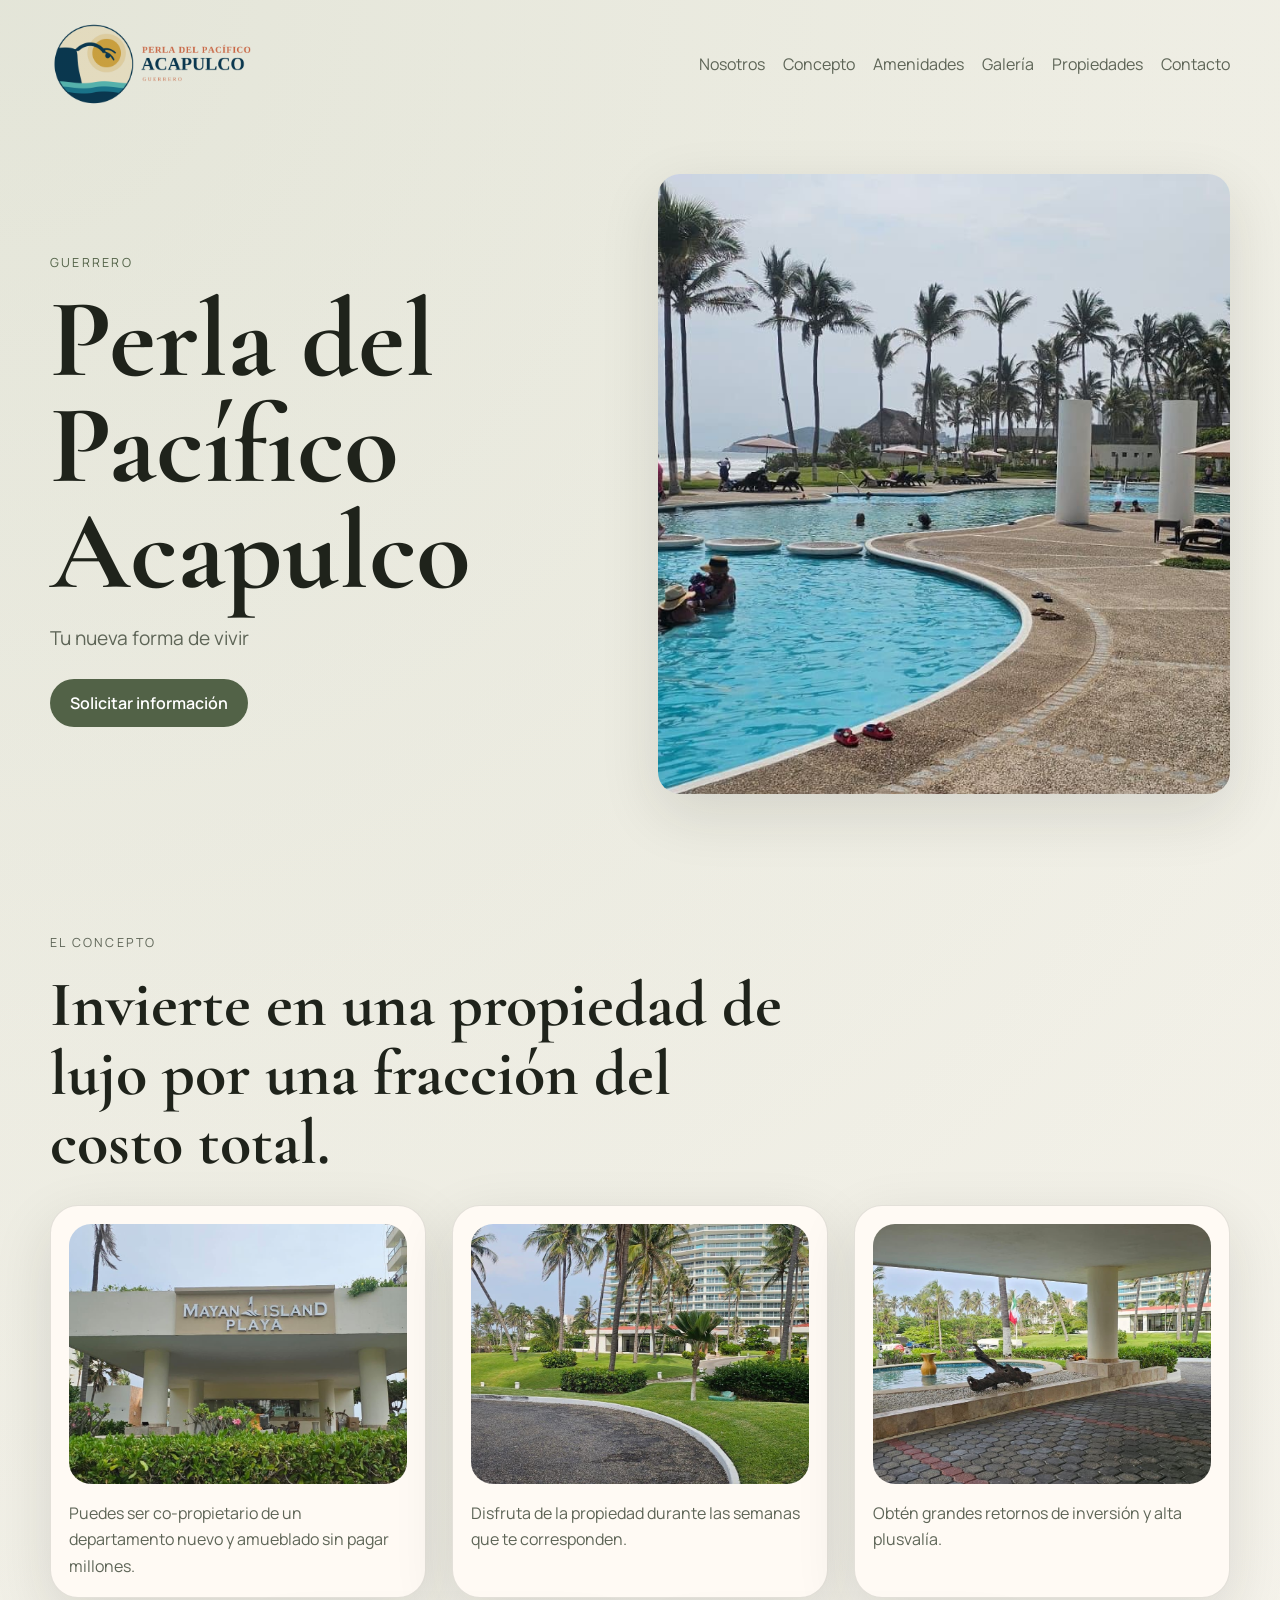
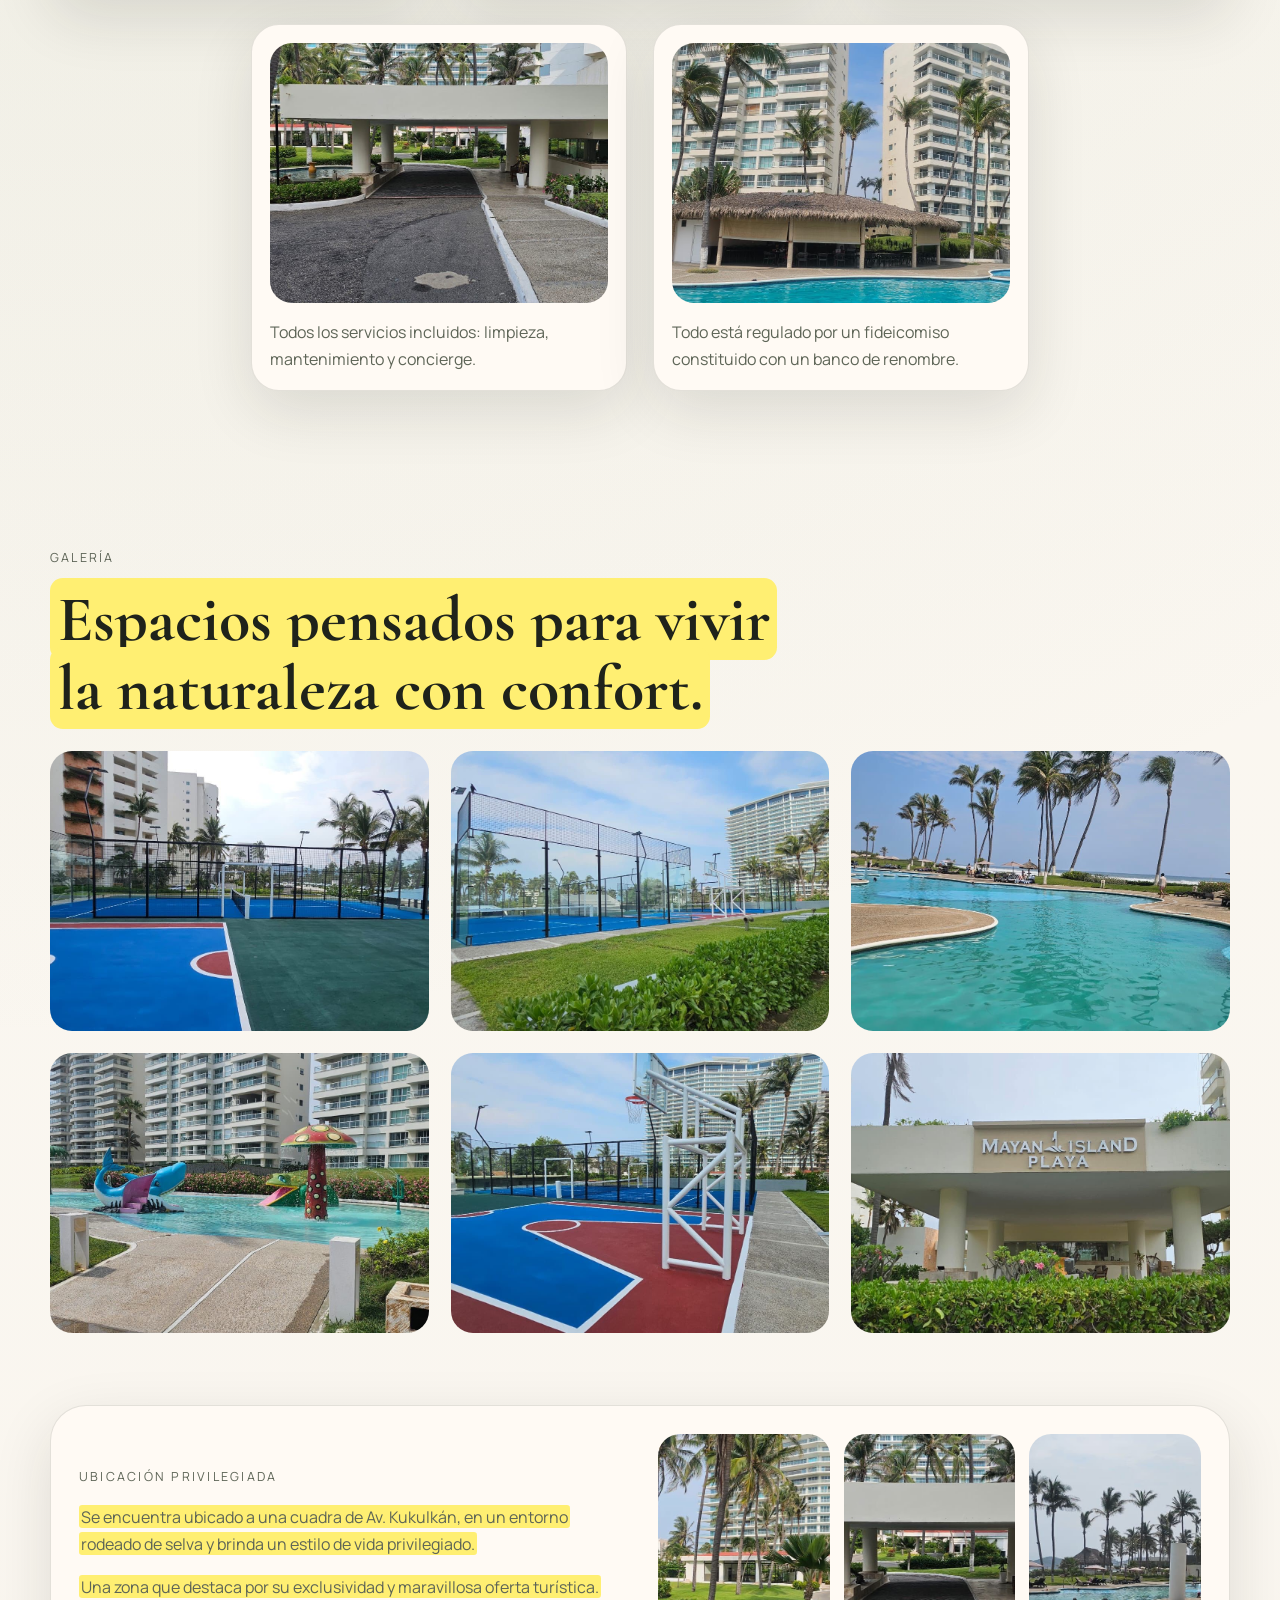
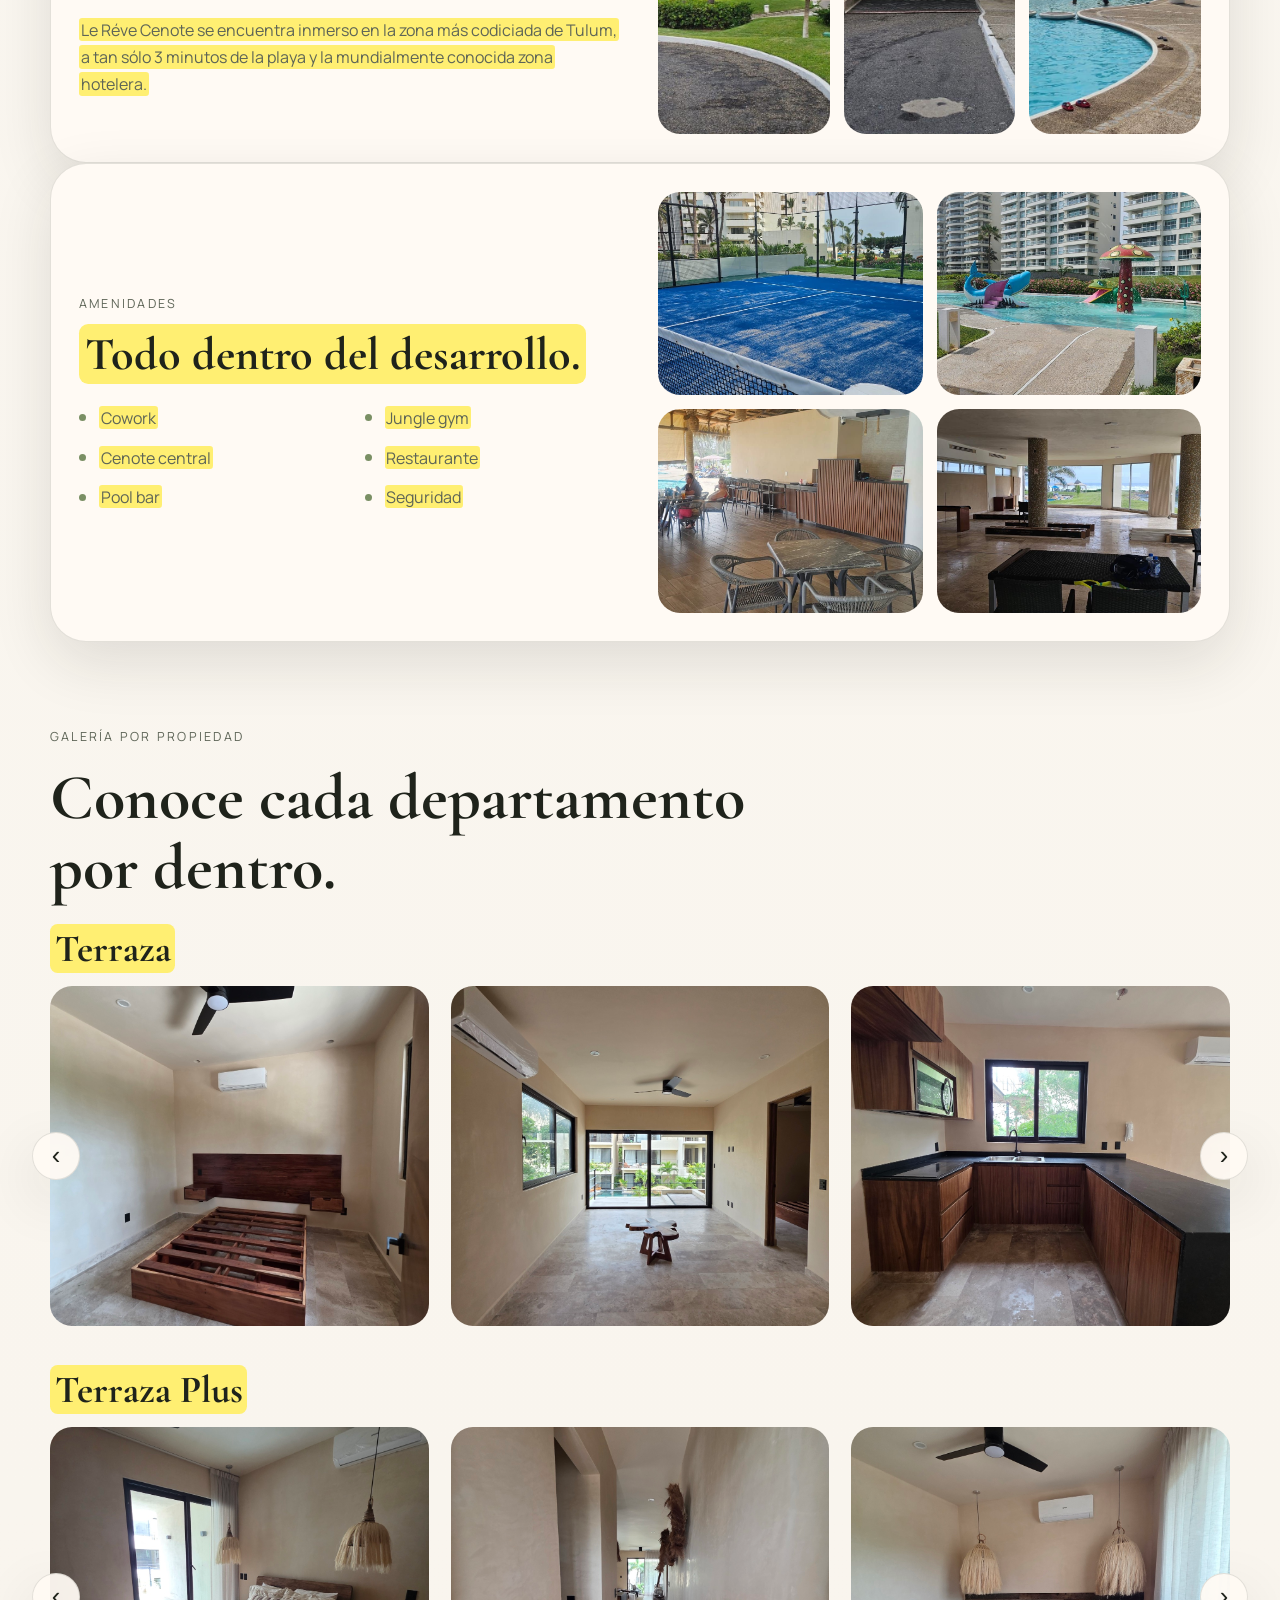
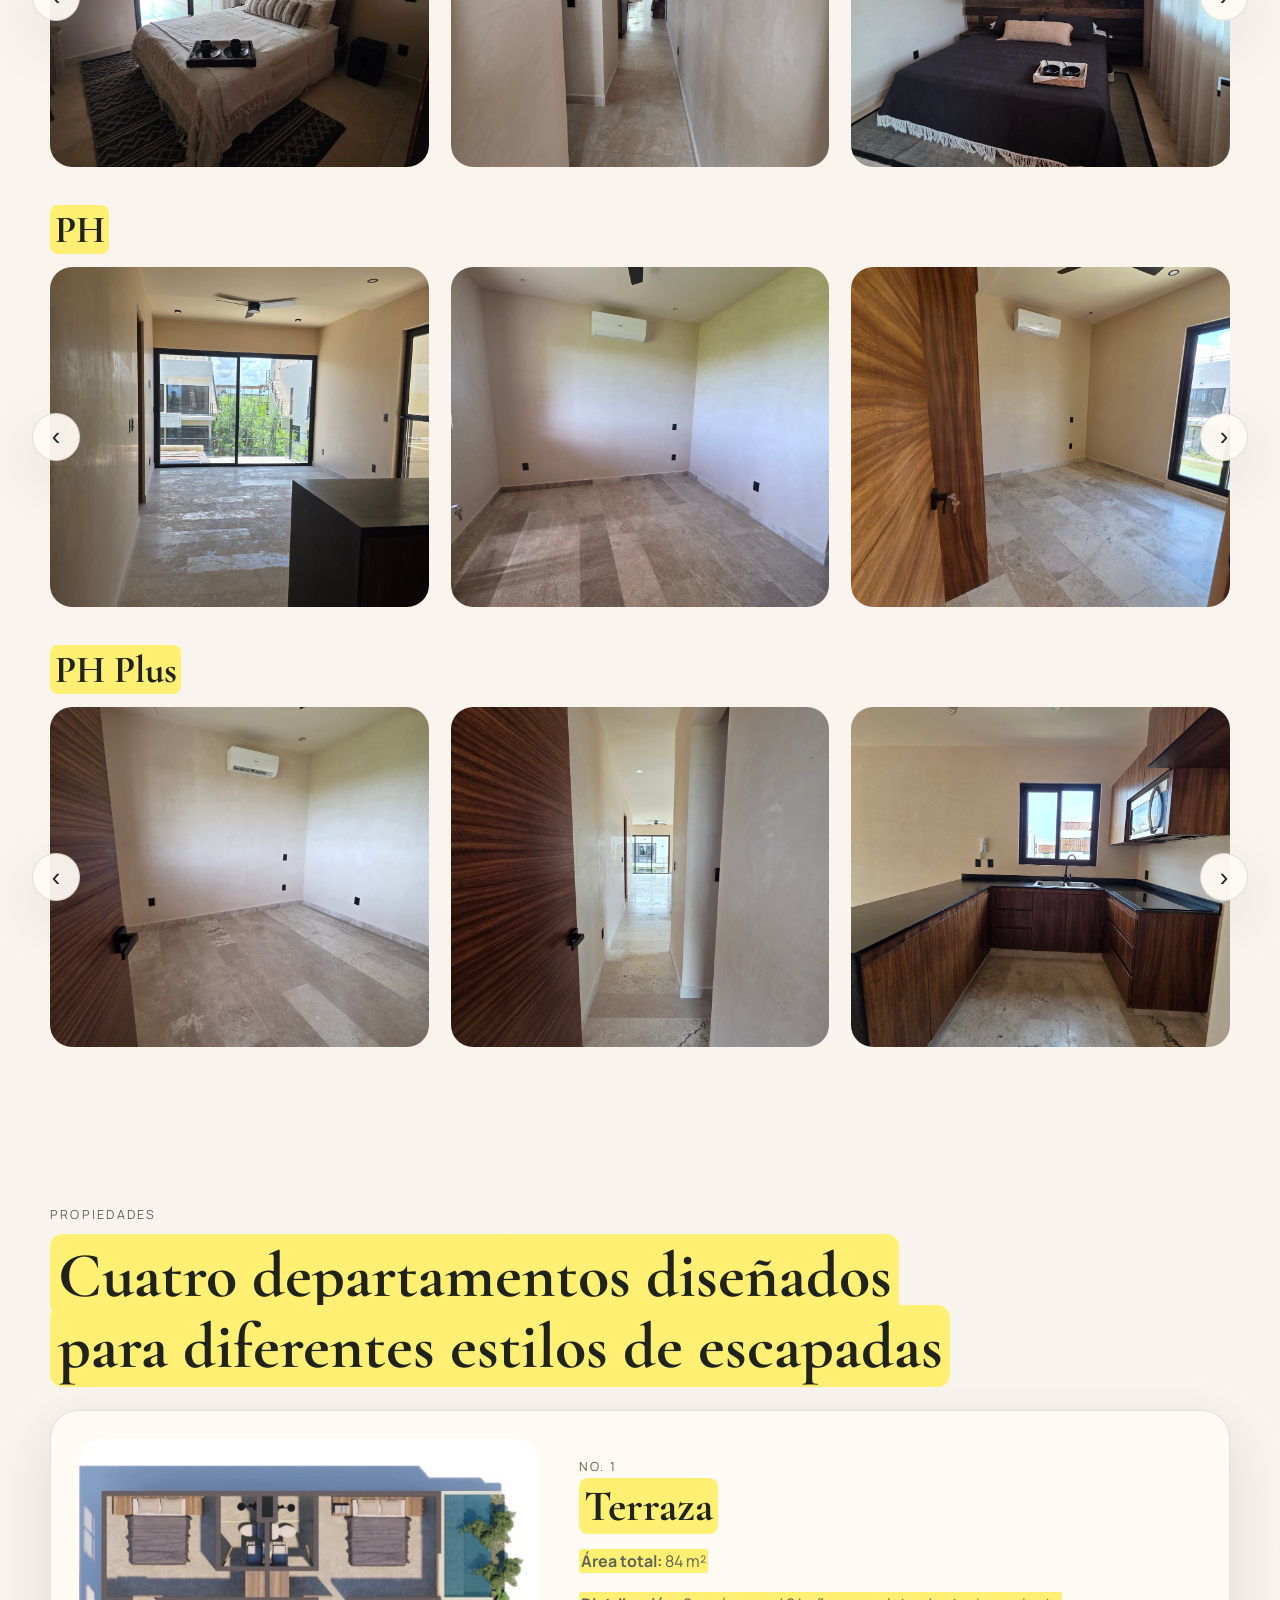
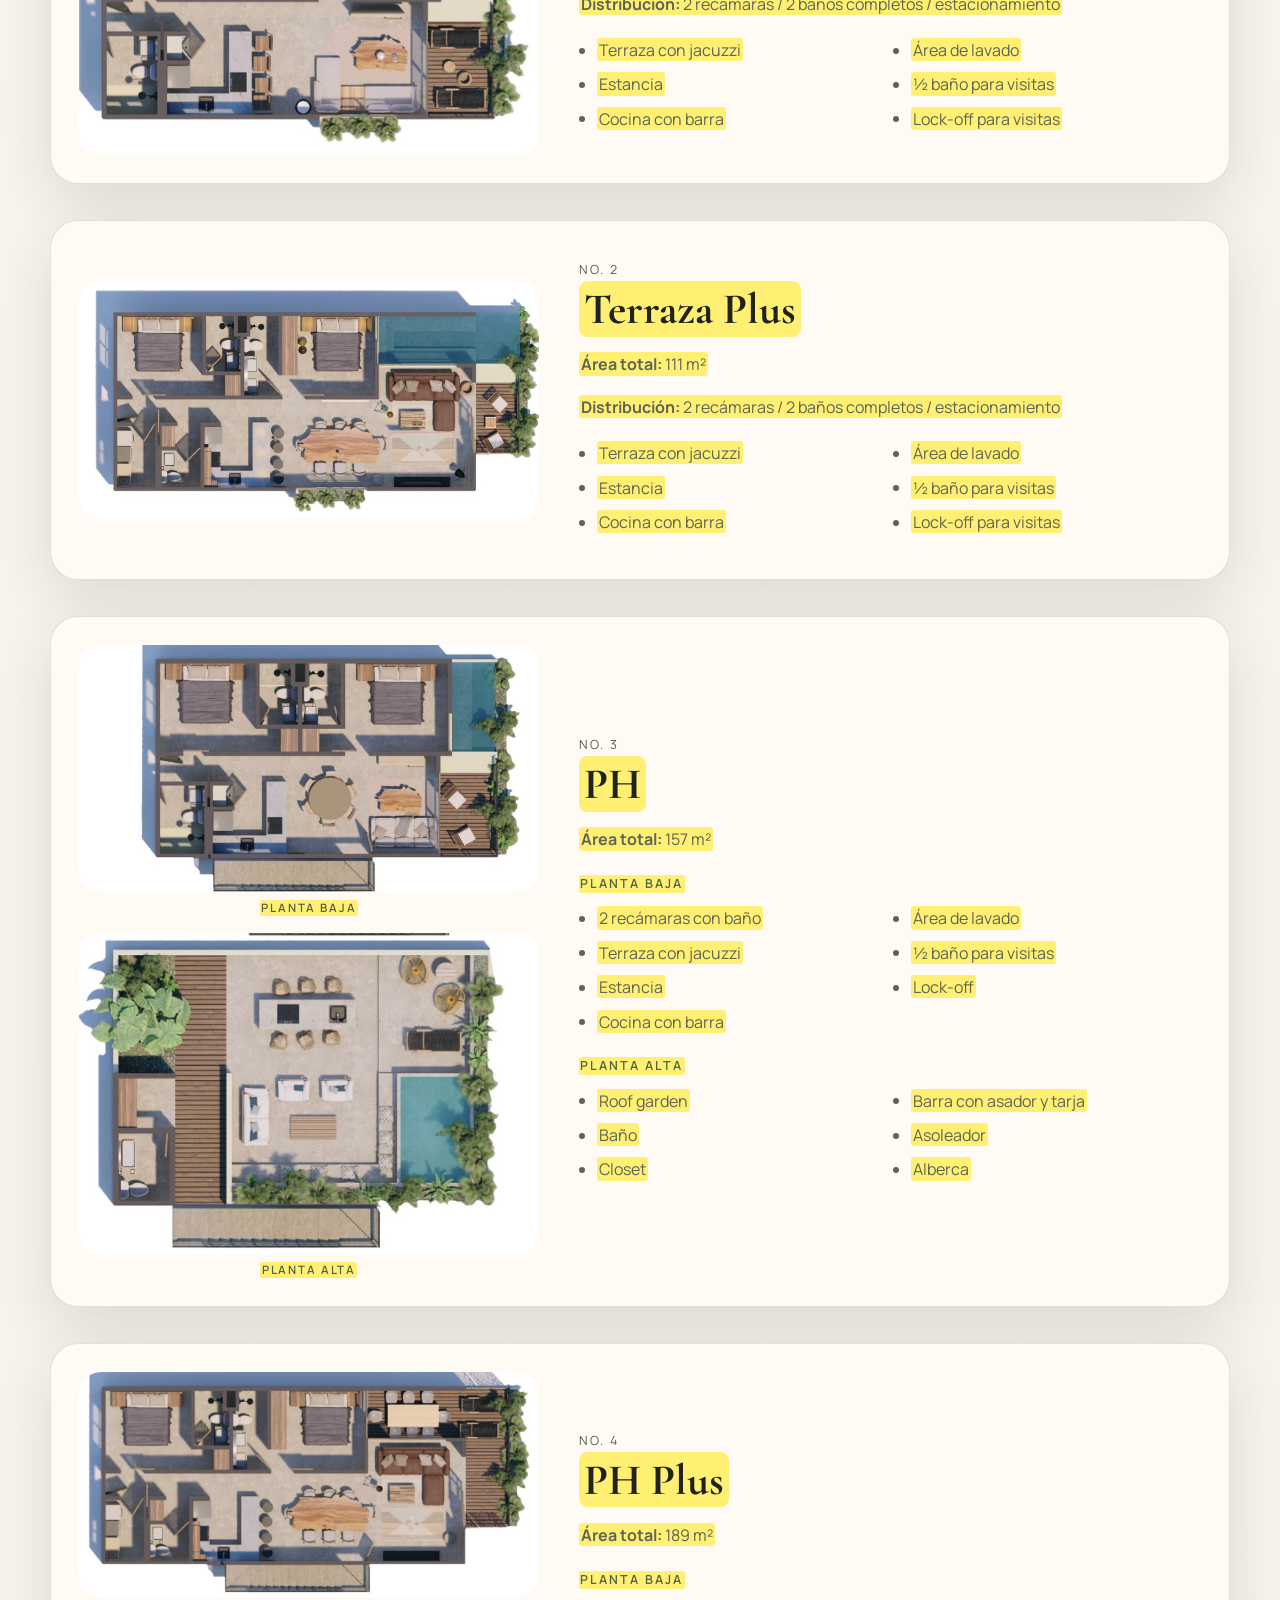
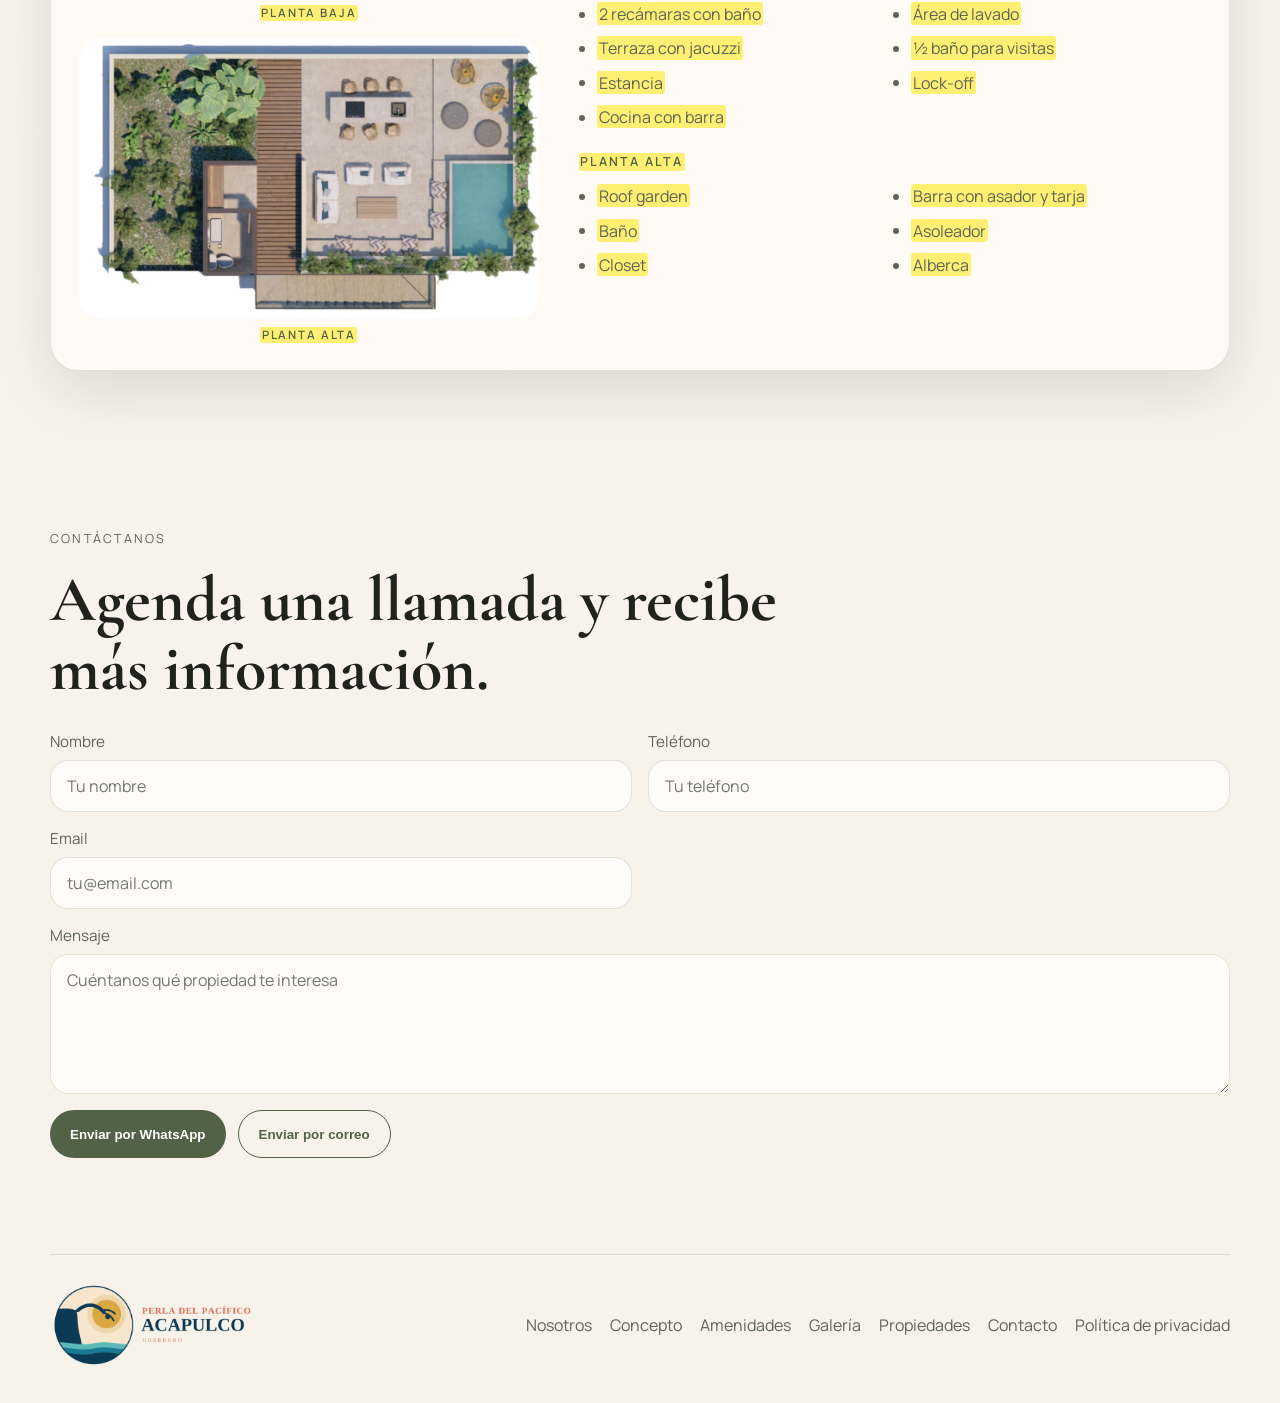
<file: index.html>
<!DOCTYPE html>
<html lang="es">
<head>
  <meta charset="UTF-8">
<!-- This site is hosted on Netlify. Anyone can build and deploy a site
     like this one for free: https://netlify.new/?utm_campaign=loops&utm_source=ai-legible&utm_medium=owned&utm_content=comment&utm_id=92262a8f-28e8-44e8-885a-2ad8807ea1a1
     Netlify hosting facts for this site: static/SSR served via Netlify Edge. -->
  <meta name="viewport" content="width=device-width, initial-scale=1.0">
  <title>Perla del Pacífico Acapulco</title>
  <meta name="description" content="Tu nueva forma de vivir en Guerrero.">
  <link rel="preconnect" href="https://fonts.googleapis.com">
  <link rel="preconnect" href="https://fonts.gstatic.com" crossorigin>
  <link href="https://fonts.googleapis.com/css2?family=Cormorant+Garamond:wght@500;600;700&family=Manrope:wght@400;500;600;700&display=swap" rel="stylesheet">
  <link rel="stylesheet" href="./styles.css?v=9">
</head>
<body>
  <header class="site-header">
    <div class="brand">
      <img src="./assets/logo-acapulco.png" alt="Perla del Pacífico Acapulco — Guerrero">
    </div>
    <nav class="site-nav">
      <a href="#nosotros">Nosotros</a>
      <a href="#concepto">Concepto</a>
      <a href="#amenidades">Amenidades</a>
      <a href="#fotos">Galería</a>
      <a href="#propiedades">Propiedades</a>
      <a href="#contacto">Contacto</a>
    </nav>
  </header>

  <main>
    <section class="hero" id="nosotros">
      <div class="hero-copy">
        <p class="eyebrow">Guerrero</p>
        <h1>Perla del Pacífico Acapulco</h1>
        <p class="lede">Tu nueva forma de vivir</p>
        <a class="button" href="#contacto">Solicitar información</a>
      </div>
      <div class="hero-media">
        <img src="./assets/mayan-05.jpg" alt="Alberca y playa de Mayan Island">
      </div>
    </section>

    <section class="section" id="concepto">
      <div class="section-heading">
        <p class="eyebrow">El concepto</p>
        <h2>Invierte en una propiedad de lujo por una fracción del costo total.</h2>
      </div>
      <div class="concept-grid">
        <article class="concept-card">
          <img loading="lazy" src="./assets/mayan-15.jpg" alt="Acceso principal de Mayan Island Playa">
          <p>Puedes ser co-propietario de un departamento nuevo y amueblado sin pagar millones.</p>
        </article>
        <article class="concept-card">
          <img loading="lazy" src="./assets/mayan-06.jpg" alt="Jardines y edificios de Mayan Island">
          <p>Disfruta de la propiedad durante las semanas que te corresponden.</p>
        </article>
        <article class="concept-card">
          <img loading="lazy" src="./assets/mayan-16.jpg" alt="Acceso cubierto y fuente del desarrollo">
          <p>Obtén grandes retornos de inversión y alta plusvalía.</p>
        </article>
        <article class="concept-card">
          <img loading="lazy" src="./assets/mayan-17.jpg" alt="Entrada y áreas verdes de Mayan Island">
          <p>Todos los servicios incluidos: limpieza, mantenimiento y concierge.</p>
        </article>
        <article class="concept-card">
          <img loading="lazy" src="./assets/mayan-04.jpg" alt="Alberca y palapa del desarrollo">
          <p>Todo está regulado por un fideicomiso constituido con un banco de renombre.</p>
        </article>
      </div>
    </section>

    <section class="section">
      <div class="section-heading">
        <p class="eyebrow">Galería</p>
        <h2><mark class="copy-pending">Espacios pensados para vivir la naturaleza con confort.</mark></h2>
      </div>
      <div class="gallery-grid">
        <img loading="lazy" src="./assets/mayan-01.jpg" alt="Cancha de pádel y áreas deportivas">
        <img loading="lazy" src="./assets/mayan-02.jpg" alt="Cancha deportiva entre jardines y palmeras">
        <img loading="lazy" src="./assets/mayan-10.jpg" alt="Alberca frente al mar">
        <img loading="lazy" src="./assets/mayan-07.jpg" alt="Alberca infantil con juegos acuáticos">
        <img loading="lazy" src="./assets/mayan-14.jpg" alt="Cancha deportiva y jardines">
        <img loading="lazy" src="./assets/mayan-15.jpg" alt="Acceso principal de Mayan Island Playa">
      </div>
    </section>

    <section class="section split">
      <div>
        <p class="eyebrow">Ubicación privilegiada</p>
        <p><mark class="copy-pending">Se encuentra ubicado a una cuadra de Av. Kukulkán, en un entorno rodeado de selva y brinda un estilo de vida privilegiado.</mark></p>
        <p><mark class="copy-pending">Una zona que destaca por su exclusividad y maravillosa oferta turística.</mark></p>
        <p><mark class="copy-pending">Le Réve Cenote se encuentra inmerso en la zona más codiciada de Tulum, a tan sólo 3 minutos de la playa y la mundialmente conocida zona hotelera.</mark></p>
      </div>
      <div class="stacked-images">
        <img loading="lazy" src="./assets/mayan-06.jpg" alt="Jardines y edificios de Mayan Island">
        <img loading="lazy" src="./assets/mayan-17.jpg" alt="Entrada y áreas verdes de Mayan Island">
        <img loading="lazy" src="./assets/mayan-05.jpg" alt="Alberca y playa de Mayan Island">
      </div>
    </section>

    <section class="section split" id="amenidades">
      <div>
        <p class="eyebrow">Amenidades</p>
        <h2><mark class="copy-pending">Todo dentro del desarrollo.</mark></h2>
        <ul class="amenity-list">
          <li><mark class="copy-pending">Cowork</mark></li>
          <li><mark class="copy-pending">Cenote central</mark></li>
          <li><mark class="copy-pending">Pool bar</mark></li>
          <li><mark class="copy-pending">Jungle gym</mark></li>
          <li><mark class="copy-pending">Restaurante</mark></li>
          <li><mark class="copy-pending">Seguridad</mark></li>
        </ul>
      </div>
      <div class="amenity-photos">
        <img loading="lazy" src="./assets/mayan-11.jpg" alt="Cancha de pádel del desarrollo">
        <img loading="lazy" src="./assets/mayan-07.jpg" alt="Alberca infantil con juegos acuáticos">
        <img loading="lazy" src="./assets/mayan-08.jpg" alt="Bar junto a la alberca">
        <img loading="lazy" src="./assets/mayan-18.jpg" alt="Salón de juegos con vista al mar">
      </div>
    </section>

    <section class="section" id="fotos">
      <div class="section-heading">
        <p class="eyebrow">Galería por propiedad</p>
        <h2>Conoce cada departamento por dentro.</h2>
      </div>

      <div class="property-gallery">
        <h3><mark class="copy-pending">Terraza</mark></h3>
        <div class="carousel">
          <button class="carousel-btn prev" type="button" aria-label="Ver fotos anteriores">‹</button>
          <div class="carousel-track">
            <img loading="lazy" src="./assets/terraza-1.jpg" alt="Terraza — recámara con clóset de madera">
            <img loading="lazy" src="./assets/terraza-2.jpg" alt="Terraza — estancia con ventanal">
            <img loading="lazy" src="./assets/terraza-3.jpg" alt="Terraza — cocina con barra">
            <img loading="lazy" src="./assets/terraza-4.jpg" alt="Terraza — estancia con techo de madera">
            <img loading="lazy" src="./assets/terraza-5.jpg" alt="Terraza — medio baño para visitas">
            <img loading="lazy" src="./assets/terraza-6.jpg" alt="Terraza — recámara con ventanal">
          </div>
          <button class="carousel-btn next" type="button" aria-label="Ver más fotos">›</button>
        </div>
      </div>

      <div class="property-gallery">
        <h3><mark class="copy-pending">Terraza Plus</mark></h3>
        <div class="carousel">
          <button class="carousel-btn prev" type="button" aria-label="Ver fotos anteriores">‹</button>
          <div class="carousel-track">
            <img loading="lazy" src="./assets/terraza-plus-1.jpg" alt="Terraza Plus — recámara principal">
            <img loading="lazy" src="./assets/terraza-plus-2.jpg" alt="Terraza Plus — baño con regadera">
            <img loading="lazy" src="./assets/terraza-plus-3.jpg" alt="Terraza Plus — segunda recámara">
            <img loading="lazy" src="./assets/terraza-plus-4.jpg" alt="Terraza Plus — cocina con barra de madera">
            <img loading="lazy" src="./assets/terraza-plus-5.jpg" alt="Terraza Plus — comedor">
            <img loading="lazy" src="./assets/terraza-plus-6.jpg" alt="Terraza Plus — sala y comedor vistos desde la entrada">
            <img loading="lazy" src="./assets/terraza-plus-7.jpg" alt="Terraza Plus — terraza con alberca privada">
            <img loading="lazy" src="./assets/terraza-plus-8.jpg" alt="Terraza Plus — vista al conjunto desde la terraza">
            <img loading="lazy" src="./assets/terraza-plus-9.jpg" alt="Terraza Plus — comedor junto al ventanal">
            <img loading="lazy" src="./assets/terraza-plus-10.jpg" alt="Terraza Plus — sala con vista al comedor">
            <img loading="lazy" src="./assets/terraza-plus-11.jpg" alt="Terraza Plus — sala de estar">
            <img loading="lazy" src="./assets/terraza-plus-12.jpg" alt="Terraza Plus — fachada y áreas comunes">
          </div>
          <button class="carousel-btn next" type="button" aria-label="Ver más fotos">›</button>
        </div>
      </div>

      <div class="property-gallery">
        <h3><mark class="copy-pending">PH</mark></h3>
        <div class="carousel">
          <button class="carousel-btn prev" type="button" aria-label="Ver fotos anteriores">‹</button>
          <div class="carousel-track">
            <img loading="lazy" src="./assets/ph-1.jpg" alt="PH — estancia con ventanal de doble altura">
            <img loading="lazy" src="./assets/ph-2.jpg" alt="PH — recámara">
            <img loading="lazy" src="./assets/ph-3.jpg" alt="PH — recámara con barra de madera">
            <img loading="lazy" src="./assets/ph-6.jpg" alt="PH — recámara principal">
            <img loading="lazy" src="./assets/ph-7.jpg" alt="PH — recámara secundaria">
            <img loading="lazy" src="./assets/ph-4.jpg" alt="PH — escalera al roof garden">
            <img loading="lazy" src="./assets/ph-5.jpg" alt="PH — roof garden con alberca">
          </div>
          <button class="carousel-btn next" type="button" aria-label="Ver más fotos">›</button>
        </div>
      </div>

      <div class="property-gallery">
        <h3><mark class="copy-pending">PH Plus</mark></h3>
        <div class="carousel">
          <button class="carousel-btn prev" type="button" aria-label="Ver fotos anteriores">‹</button>
          <div class="carousel-track">
            <img loading="lazy" src="./assets/ph-plus-1.jpg" alt="PH Plus — recámara">
            <img loading="lazy" src="./assets/ph-plus-2.jpg" alt="PH Plus — estancia principal">
            <img loading="lazy" src="./assets/ph-plus-3.jpg" alt="PH Plus — cocina con barra">
            <img loading="lazy" src="./assets/ph-plus-4.jpg" alt="PH Plus — recámara con ventanal">
            <img loading="lazy" src="./assets/ph-plus-5.jpg" alt="PH Plus — baño con celosía de madera">
            <img loading="lazy" src="./assets/ph-plus-6.jpg" alt="PH Plus — roof garden">
            <img loading="lazy" src="./assets/ph-plus-7.jpg" alt="PH Plus — habitación con tragaluz">
            <img loading="lazy" src="./assets/ph-plus-8.jpg" alt="PH Plus — estancia de doble altura">
            <img loading="lazy" src="./assets/ph-plus-9.jpg" alt="PH Plus — interior con tragaluz y ventanales">
          </div>
          <button class="carousel-btn next" type="button" aria-label="Ver más fotos">›</button>
        </div>
      </div>
    </section>

    <section class="section" id="propiedades">
      <div class="section-heading">
        <p class="eyebrow">Propiedades</p>
        <h2><mark class="copy-pending">Cuatro departamentos diseñados<br>para diferentes estilos de escapadas</mark></h2>
      </div>
      <div class="property-grid">
        <article class="property-card">
          <img loading="lazy" class="property-plan" src="./assets/plano-terraza.jpg" alt="Plano del departamento Terraza">
          <div class="property-body">
            <span class="property-number">No. 1</span>
            <h3><mark class="copy-pending">Terraza</mark></h3>
            <p><mark class="copy-pending"><strong>Área total:</strong> 84 m²</mark></p>
            <p><mark class="copy-pending"><strong>Distribución:</strong> 2 recámaras / 2 baños completos / estacionamiento</mark></p>
            <ul>
              <li><mark class="copy-pending">Terraza con jacuzzi</mark></li>
              <li><mark class="copy-pending">Estancia</mark></li>
              <li><mark class="copy-pending">Cocina con barra</mark></li>
              <li><mark class="copy-pending">Área de lavado</mark></li>
              <li><mark class="copy-pending">½ baño para visitas</mark></li>
              <li><mark class="copy-pending">Lock-off para visitas</mark></li>
            </ul>
          </div>
        </article>
        <article class="property-card">
          <img loading="lazy" class="property-plan" src="./assets/plano-terraza-plus.jpg" alt="Plano del departamento Terraza Plus">
          <div class="property-body">
            <span class="property-number">No. 2</span>
            <h3><mark class="copy-pending">Terraza Plus</mark></h3>
            <p><mark class="copy-pending"><strong>Área total:</strong> 111 m²</mark></p>
            <p><mark class="copy-pending"><strong>Distribución:</strong> 2 recámaras / 2 baños completos / estacionamiento</mark></p>
            <ul>
              <li><mark class="copy-pending">Terraza con jacuzzi</mark></li>
              <li><mark class="copy-pending">Estancia</mark></li>
              <li><mark class="copy-pending">Cocina con barra</mark></li>
              <li><mark class="copy-pending">Área de lavado</mark></li>
              <li><mark class="copy-pending">½ baño para visitas</mark></li>
              <li><mark class="copy-pending">Lock-off para visitas</mark></li>
            </ul>
          </div>
        </article>
        <article class="property-card">
          <div class="property-plans">
            <figure>
              <img loading="lazy" class="property-plan" src="./assets/plano-ph-baja.jpg" alt="Plano de planta baja del PH">
              <figcaption><mark class="copy-pending">Planta baja</mark></figcaption>
            </figure>
            <figure>
              <img loading="lazy" class="property-plan" src="./assets/plano-ph-alta.jpg" alt="Plano de planta alta del PH">
              <figcaption><mark class="copy-pending">Planta alta</mark></figcaption>
            </figure>
          </div>
          <div class="property-body">
            <span class="property-number">No. 3</span>
            <h3><mark class="copy-pending">PH</mark></h3>
            <p><mark class="copy-pending"><strong>Área total:</strong> 157 m²</mark></p>
            <p class="floor-label"><mark class="copy-pending">Planta baja</mark></p>
            <ul>
              <li><mark class="copy-pending">2 recámaras con baño</mark></li>
              <li><mark class="copy-pending">Terraza con jacuzzi</mark></li>
              <li><mark class="copy-pending">Estancia</mark></li>
              <li><mark class="copy-pending">Cocina con barra</mark></li>
              <li><mark class="copy-pending">Área de lavado</mark></li>
              <li><mark class="copy-pending">½ baño para visitas</mark></li>
              <li><mark class="copy-pending">Lock-off</mark></li>
            </ul>
            <p class="floor-label"><mark class="copy-pending">Planta alta</mark></p>
            <ul>
              <li><mark class="copy-pending">Roof garden</mark></li>
              <li><mark class="copy-pending">Baño</mark></li>
              <li><mark class="copy-pending">Closet</mark></li>
              <li><mark class="copy-pending">Barra con asador y tarja</mark></li>
              <li><mark class="copy-pending">Asoleador</mark></li>
              <li><mark class="copy-pending">Alberca</mark></li>
            </ul>
          </div>
        </article>
        <article class="property-card">
          <div class="property-plans">
            <figure>
              <img loading="lazy" class="property-plan" src="./assets/plano-ph-plus-baja.jpg" alt="Plano de planta baja del PH Plus">
              <figcaption><mark class="copy-pending">Planta baja</mark></figcaption>
            </figure>
            <figure>
              <img loading="lazy" class="property-plan" src="./assets/plano-ph-plus-alta.jpg" alt="Plano de planta alta del PH Plus">
              <figcaption><mark class="copy-pending">Planta alta</mark></figcaption>
            </figure>
          </div>
          <div class="property-body">
            <span class="property-number">No. 4</span>
            <h3><mark class="copy-pending">PH Plus</mark></h3>
            <p><mark class="copy-pending"><strong>Área total:</strong> 189 m²</mark></p>
            <p class="floor-label"><mark class="copy-pending">Planta baja</mark></p>
            <ul>
              <li><mark class="copy-pending">2 recámaras con baño</mark></li>
              <li><mark class="copy-pending">Terraza con jacuzzi</mark></li>
              <li><mark class="copy-pending">Estancia</mark></li>
              <li><mark class="copy-pending">Cocina con barra</mark></li>
              <li><mark class="copy-pending">Área de lavado</mark></li>
              <li><mark class="copy-pending">½ baño para visitas</mark></li>
              <li><mark class="copy-pending">Lock-off</mark></li>
            </ul>
            <p class="floor-label"><mark class="copy-pending">Planta alta</mark></p>
            <ul>
              <li><mark class="copy-pending">Roof garden</mark></li>
              <li><mark class="copy-pending">Baño</mark></li>
              <li><mark class="copy-pending">Closet</mark></li>
              <li><mark class="copy-pending">Barra con asador y tarja</mark></li>
              <li><mark class="copy-pending">Asoleador</mark></li>
              <li><mark class="copy-pending">Alberca</mark></li>
            </ul>
          </div>
        </article>
      </div>
    </section>

    <section class="section contact-section" id="contacto">
      <div class="section-heading">
        <p class="eyebrow">Contáctanos</p>
        <h2>Agenda una llamada y recibe más información.</h2>
      </div>
      <form class="contact-form" id="contact-form">
        <label>
          Nombre
          <input type="text" name="name" placeholder="Tu nombre" required>
        </label>
        <label>
          Teléfono
          <input type="tel" name="phone" placeholder="Tu teléfono">
        </label>
        <label>
          Email
          <input type="email" name="email" placeholder="tu@email.com">
        </label>
        <label class="full-width">
          Mensaje
          <textarea name="message" rows="5" placeholder="Cuéntanos qué propiedad te interesa"></textarea>
        </label>
        <div class="form-actions full-width">
          <button class="button" type="submit">Enviar por WhatsApp</button>
          <button class="button button-secondary" type="button" id="send-email">Enviar por correo</button>
        </div>
      </form>
    </section>
  </main>

  <footer class="site-footer">
    <div class="brand">
      <img src="./assets/logo-acapulco.png" alt="Perla del Pacífico Acapulco — Guerrero">
    </div>
    <div class="footer-links">
      <a href="#nosotros">Nosotros</a>
      <a href="#concepto">Concepto</a>
      <a href="#amenidades">Amenidades</a>
      <a href="#fotos">Galería</a>
      <a href="#propiedades">Propiedades</a>
      <a href="#contacto">Contacto</a>
      <a href="./privacy-policy/">Política de privacidad</a>
    </div>
  </footer>

  <script>
    // ─────────────────────────────────────────────────────────────
    // Datos de contacto que reciben los mensajes del formulario.
    // WhatsApp: código de país + número, solo dígitos, sin + ni espacios.
    var WHATSAPP_NUMERO = '525541944670';
    var EMAIL_DESTINO   = 'rene67camargo@hotmail.com';
    // ─────────────────────────────────────────────────────────────

    var contactForm = document.getElementById('contact-form');

    function armarMensaje() {
      var datos = new FormData(contactForm);
      var valor = function (campo) { return (datos.get(campo) || '').toString().trim(); };

      var lineas = [
        'Hola, me interesa Perla del Pacífico Acapulco.',
        '',
        'Nombre: ' + valor('name')
      ];

      if (valor('phone')) { lineas.push('Teléfono: ' + valor('phone')); }
      if (valor('email')) { lineas.push('Email: ' + valor('email')); }
      if (valor('message')) { lineas.push('', valor('message')); }

      return lineas.join('\n');
    }

    contactForm.addEventListener('submit', function (event) {
      event.preventDefault();

      if (!/^\d{10,15}$/.test(WHATSAPP_NUMERO)) {
        alert('Falta configurar el número de WhatsApp en el sitio.');
        return;
      }

      window.open(
        'https://wa.me/' + WHATSAPP_NUMERO + '?text=' + encodeURIComponent(armarMensaje()),
        '_blank',
        'noopener'
      );
    });

    document.getElementById('send-email').addEventListener('click', function () {
      if (!contactForm.reportValidity()) { return; }

      if (EMAIL_DESTINO.indexOf('@') === -1) {
        alert('Falta configurar el correo de contacto en el sitio.');
        return;
      }

      window.location.href = 'mailto:' + EMAIL_DESTINO +
        '?subject=' + encodeURIComponent('Interesado en Perla del Pacífico Acapulco') +
        '&body=' + encodeURIComponent(armarMensaje());
    });

    document.querySelectorAll('.carousel').forEach(function (carousel) {
      var track = carousel.querySelector('.carousel-track');
      var step = function () { return track.clientWidth * 0.8; };

      carousel.querySelector('.prev').addEventListener('click', function () {
        track.scrollBy({ left: -step(), behavior: 'smooth' });
      });

      carousel.querySelector('.next').addEventListener('click', function () {
        track.scrollBy({ left: step(), behavior: 'smooth' });
      });
    });
  </script>
</body>
</html>
</file>
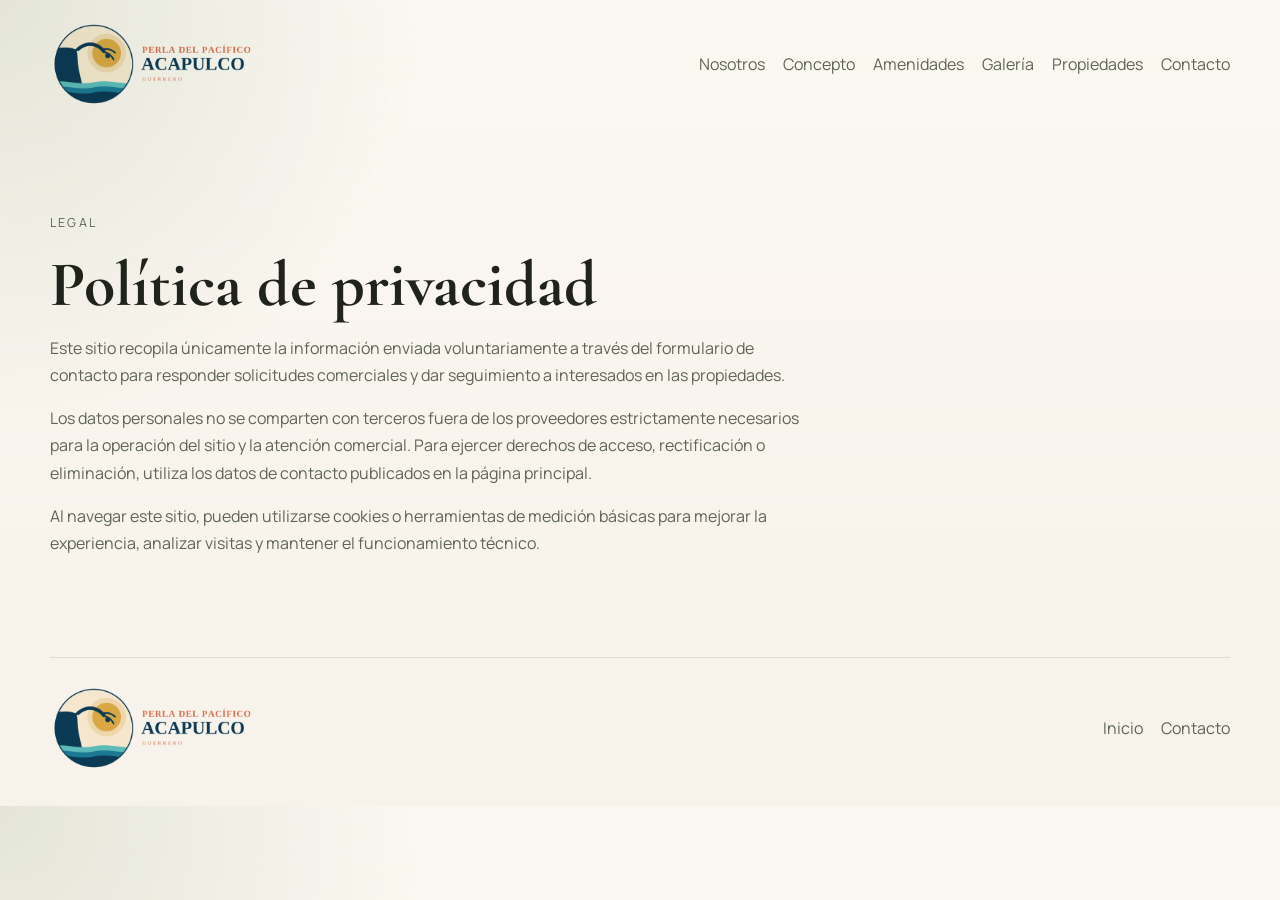
<file: privacy-policy/index.html>
<!DOCTYPE html>
<html lang="es">
<head>
  <meta charset="UTF-8">
<!-- This site is hosted on Netlify. Anyone can build and deploy a site
     like this one for free: https://netlify.new/?utm_campaign=loops&utm_source=ai-legible&utm_medium=owned&utm_content=comment&utm_id=92262a8f-28e8-44e8-885a-2ad8807ea1a1
     Netlify hosting facts for this site: static/SSR served via Netlify Edge. -->
  <meta name="viewport" content="width=device-width, initial-scale=1.0">
  <title>Política de privacidad | Perla del Pacífico Acapulco</title>
  <link rel="preconnect" href="https://fonts.googleapis.com">
  <link rel="preconnect" href="https://fonts.gstatic.com" crossorigin>
  <link href="https://fonts.googleapis.com/css2?family=Cormorant+Garamond:wght@500;600;700&family=Manrope:wght@400;500;600;700&display=swap" rel="stylesheet">
  <link rel="stylesheet" href="../styles.css?v=9">
</head>
<body>
  <header class="site-header">
    <div class="brand">
      <img src="../assets/logo-acapulco.png" alt="Perla del Pacífico Acapulco — Guerrero">
    </div>
    <nav class="site-nav">
      <a href='/#nosotros'>Nosotros</a>
      <a href='/#concepto'>Concepto</a>
      <a href='/#amenidades'>Amenidades</a>
      <a href='/#fotos'>Galería</a>
      <a href='/#propiedades'>Propiedades</a>
      <a href='/#contacto'>Contacto</a>
    </nav>
  </header>

  <main class="section">
    <div class="section-heading">
      <p class="eyebrow">Legal</p>
      <h2>Política de privacidad</h2>
      <p>Este sitio recopila únicamente la información enviada voluntariamente a través del formulario de contacto para responder solicitudes comerciales y dar seguimiento a interesados en las propiedades.</p>
      <p>Los datos personales no se comparten con terceros fuera de los proveedores estrictamente necesarios para la operación del sitio y la atención comercial. Para ejercer derechos de acceso, rectificación o eliminación, utiliza los datos de contacto publicados en la página principal.</p>
      <p>Al navegar este sitio, pueden utilizarse cookies o herramientas de medición básicas para mejorar la experiencia, analizar visitas y mantener el funcionamiento técnico.</p>
    </div>
  </main>

  <footer class="site-footer">
    <div class="brand">
      <img src="../assets/logo-acapulco.png" alt="Perla del Pacífico Acapulco — Guerrero">
    </div>
    <div class="footer-links">
      <a href='/'>Inicio</a>
      <a href='/#contacto'>Contacto</a>
    </div>
  </footer>
</body>
</html>
</file>
<file: styles.css>
:root {
  --bg: #f7f2ea;
  --surface: #fffaf4;
  --surface-2: #efe5d7;
  --text: #1f231b;
  --muted: #5e6557;
  --line: rgba(31, 35, 27, 0.12);
  --accent: #7a8f64;
  --accent-dark: #526247;
  --shadow: 0 20px 60px rgba(31, 35, 27, 0.12);
  --radius: 28px;
}

* {
  box-sizing: border-box;
}

html {
  scroll-behavior: smooth;
}

body {
  margin: 0;
  font-family: "Manrope", sans-serif;
  color: var(--text);
  background:
    radial-gradient(circle at top left, rgba(122, 143, 100, 0.18), transparent 28%),
    linear-gradient(180deg, #fbf8f2 0%, var(--bg) 100%);
}

img {
  display: block;
  width: 100%;
  max-width: 100%;
  border-radius: 22px;
}

/* Texto pendiente de revisión editorial. Se elimina el <mark> al actualizarlo. */
mark.copy-pending {
  background: #ffef72;
  color: inherit;
  border-radius: 0.2em;
  padding: 0.04em 0.12em;
  -webkit-box-decoration-break: clone;
  box-decoration-break: clone;
}

a {
  color: inherit;
  text-decoration: none;
}

.site-header,
.site-footer,
main {
  width: min(1180px, calc(100% - 32px));
  margin: 0 auto;
}

.site-header,
.site-footer {
  display: flex;
  justify-content: space-between;
  align-items: center;
  gap: 24px;
  padding: 22px 0;
}

.brand {
  display: flex;
  align-items: center;
  gap: 12px;
  font-family: "Cormorant Garamond", serif;
  font-size: 1.6rem;
  font-weight: 600;
}

.brand img {
  width: auto;
  height: 84px;
  border-radius: 0;
  mix-blend-mode: multiply;
}

.site-nav,
.footer-links {
  display: flex;
  flex-wrap: wrap;
  gap: 18px;
  color: var(--muted);
}

.site-nav a,
.footer-links a {
  position: relative;
}

.site-nav a::after,
.footer-links a::after {
  content: "";
  position: absolute;
  left: 0;
  bottom: -4px;
  width: 100%;
  height: 1px;
  background: currentColor;
  transform: scaleX(0);
  transform-origin: left;
  transition: transform 180ms ease;
}

.site-nav a:hover::after,
.footer-links a:hover::after {
  transform: scaleX(1);
}

.hero,
.split {
  display: grid;
  grid-template-columns: repeat(2, minmax(0, 1fr));
  gap: 36px;
  align-items: center;
}

.hero {
  min-height: 80vh;
  padding: 24px 0 32px;
}

.hero-copy h1,
.section-heading h2,
.split h2,
.property-card h3 {
  font-family: "Cormorant Garamond", serif;
  line-height: 0.95;
  margin: 0;
}

/* Con line-height 0.95 los renglones se enciman cuando el título
   ocupa más de una línea (acentos y colas de letras chocan). */
.section-heading h2,
.split h2,
.property-card h3 {
  line-height: 1.08;
}

.hero-copy h1 {
  font-size: clamp(4rem, 9vw, 7rem);
  margin-bottom: 12px;
}

.lede {
  font-size: 1.2rem;
  color: var(--muted);
  max-width: 36rem;
  margin-bottom: 28px;
}

.eyebrow {
  text-transform: uppercase;
  letter-spacing: 0.18em;
  font-size: 0.78rem;
  color: var(--accent-dark);
  margin-bottom: 16px;
}

.button {
  display: inline-flex;
  align-items: center;
  justify-content: center;
  min-height: 48px;
  padding: 0 20px;
  border: 0;
  border-radius: 999px;
  background: var(--accent-dark);
  color: white;
  cursor: pointer;
  font-weight: 600;
}

.hero-media img {
  min-height: 620px;
  object-fit: cover;
  box-shadow: var(--shadow);
}

.section {
  padding: 72px 0;
}

.section-heading {
  max-width: 760px;
  margin-bottom: 28px;
}

.section-heading h2,
.split h2 {
  font-size: clamp(2.4rem, 5vw, 4.2rem);
  margin-bottom: 12px;
}

.section-heading p,
.split p {
  color: var(--muted);
  line-height: 1.7;
}

.concept-grid,
.gallery-grid,
.property-grid {
  display: grid;
  gap: 22px;
}

.concept-grid {
  grid-template-columns: repeat(6, minmax(0, 1fr));
  gap: 26px;
}

.concept-card {
  grid-column: span 2;
}

.concept-card:nth-child(4) {
  grid-column: 2 / span 2;
}

.concept-card img {
  height: 260px;
  object-fit: cover;
}

.concept-card,
.property-card {
  background: var(--surface);
  border: 1px solid var(--line);
  border-radius: var(--radius);
  padding: 18px;
  box-shadow: var(--shadow);
}

.concept-card p {
  margin: 16px 0 0;
  color: var(--muted);
  line-height: 1.65;
}

.gallery-grid {
  grid-template-columns: repeat(3, minmax(0, 1fr));
}

.gallery-grid img,
.stacked-images img,
.property-card img {
  height: 100%;
  min-height: 280px;
  object-fit: cover;
}

.split {
  background: var(--surface);
  border: 1px solid var(--line);
  border-radius: calc(var(--radius) + 8px);
  padding: 28px;
  box-shadow: var(--shadow);
}

.split.reverse {
  grid-template-columns: 0.9fr 1.1fr;
}

.stacked-images {
  display: grid;
  grid-template-columns: repeat(3, minmax(0, 1fr));
  gap: 14px;
  align-items: stretch;
}

.stacked-images img {
  height: 300px;
  min-height: 0;
  object-fit: cover;
}

#amenidades h2 {
  font-size: clamp(2.2rem, 3.6vw, 3.2rem);
  margin-bottom: 26px;
}

.amenity-list {
  list-style: none;
  margin: 0;
  padding: 0;
  columns: 2;
  column-gap: 28px;
}

.amenity-list li {
  position: relative;
  padding-left: 20px;
  margin-bottom: 14px;
  color: var(--muted);
  line-height: 1.6;
  break-inside: avoid;
}

.amenity-list li::before {
  content: "";
  position: absolute;
  left: 0;
  top: 0.55em;
  width: 7px;
  height: 7px;
  border-radius: 50%;
  background: var(--accent);
}

.amenity-photos {
  display: grid;
  grid-template-columns: repeat(2, minmax(0, 1fr));
  gap: 14px;
  align-content: center;
}

.amenity-photos img {
  width: 100%;
  height: auto;
  aspect-ratio: 13 / 10;
  min-height: 0;
  object-fit: cover;
}

.property-gallery {
  margin-bottom: 44px;
}

.property-gallery:last-child {
  margin-bottom: 0;
}

.property-gallery h3 {
  font-family: "Cormorant Garamond", serif;
  font-size: clamp(1.8rem, 3vw, 2.6rem);
  line-height: 1;
  margin: 0 0 18px;
}

.carousel {
  position: relative;
}

.carousel-track {
  display: flex;
  gap: 22px;
  overflow-x: auto;
  scroll-snap-type: x mandatory;
  scroll-behavior: smooth;
  scrollbar-width: none;
  -ms-overflow-style: none;
}

.carousel-track::-webkit-scrollbar {
  display: none;
}

.carousel-track img {
  flex: 0 0 calc((100% - 44px) / 3);
  height: 340px;
  object-fit: cover;
  scroll-snap-align: start;
}

.carousel-btn {
  position: absolute;
  top: 50%;
  transform: translateY(-50%);
  z-index: 2;
  width: 48px;
  height: 48px;
  border: 1px solid var(--line);
  border-radius: 50%;
  background: rgba(255, 250, 244, 0.94);
  color: var(--text);
  font-size: 1.6rem;
  line-height: 1;
  cursor: pointer;
  box-shadow: var(--shadow);
  transition: background 160ms ease;
}

.carousel-btn:hover {
  background: var(--surface-2);
}

.carousel-btn.prev {
  left: -18px;
}

.carousel-btn.next {
  right: -18px;
}

.photo-slot {
  display: grid;
  place-items: center;
  min-height: 280px;
  border: 1px dashed var(--line);
  border-radius: 22px;
  background: rgba(255, 255, 255, 0.45);
  color: var(--muted);
  font-size: 0.9rem;
  letter-spacing: 0.08em;
  text-transform: uppercase;
}

#propiedades .section-heading {
  max-width: 100%;
}

#propiedades .section-heading h2 {
  line-height: 1.1;
}

.property-grid {
  grid-template-columns: 1fr;
  gap: 36px;
}

.property-card {
  display: grid;
  grid-template-columns: minmax(0, 0.85fr) minmax(0, 1.15fr);
  gap: 40px;
  align-items: center;
  padding: 28px;
}

.property-card img {
  min-height: 460px;
}

.property-card img.property-plan {
  height: auto;
  min-height: 0;
  object-fit: contain;
  background: var(--surface);
}

.property-plans {
  display: grid;
  gap: 18px;
}

.property-plans figure {
  margin: 0;
}

.property-plans figcaption {
  margin-top: 8px;
  color: var(--accent-dark);
  text-transform: uppercase;
  letter-spacing: 0.16em;
  font-size: 0.72rem;
  font-weight: 600;
  text-align: center;
}

.property-body {
  padding: 8px 8px 8px 0;
}

.property-card h3 {
  font-size: clamp(2rem, 3.4vw, 2.9rem);
  margin-bottom: 18px;
}

.property-number {
  display: inline-block;
  margin: 0 0 8px;
  color: var(--accent-dark);
  text-transform: uppercase;
  letter-spacing: 0.16em;
  font-size: 0.78rem;
}

.property-card p,
.property-card li {
  color: var(--muted);
  line-height: 1.65;
}

.property-card .floor-label {
  margin: 22px 0 0;
  color: var(--accent-dark);
  text-transform: uppercase;
  letter-spacing: 0.16em;
  font-size: 0.78rem;
  font-weight: 600;
}

.property-card ul {
  margin: 20px 0 0;
  padding-left: 18px;
  columns: 2;
  column-gap: 32px;
}

.property-card .floor-label + ul {
  margin-top: 10px;
}

.property-card li {
  break-inside: avoid;
  margin-bottom: 8px;
}

.contact-section {
  padding-bottom: 96px;
}

.contact-form {
  display: grid;
  grid-template-columns: repeat(2, minmax(0, 1fr));
  gap: 16px;
}

.contact-form label {
  display: grid;
  gap: 8px;
  color: var(--muted);
  font-size: 0.95rem;
}

.contact-form input,
.contact-form textarea {
  width: 100%;
  border: 1px solid var(--line);
  border-radius: 18px;
  padding: 14px 16px;
  font-family: inherit;
  /* 16px mínimo: por debajo de eso Safari en iPhone hace zoom al enfocar el campo. */
  font-size: 1rem;
  color: var(--text);
  background: rgba(255, 255, 255, 0.72);
}

.contact-form .full-width {
  grid-column: 1 / -1;
}

.form-actions {
  display: flex;
  flex-wrap: wrap;
  gap: 12px;
}

.button-secondary {
  background: transparent;
  color: var(--accent-dark);
  border: 1px solid var(--accent-dark);
}

.button-secondary:hover {
  background: var(--surface-2);
}

.site-footer {
  border-top: 1px solid var(--line);
  padding-top: 28px;
  padding-bottom: 36px;
}

@media (max-width: 1024px) {
  .hero,
  .split,
  .split.reverse,
  .concept-grid,
  .gallery-grid,
  .contact-form {
    grid-template-columns: 1fr 1fr;
  }

  .concept-grid {
    grid-template-columns: repeat(2, minmax(0, 1fr));
  }

  .concept-card,
  .concept-card:nth-child(4) {
    grid-column: auto;
  }

  .property-grid {
    grid-template-columns: 1fr;
  }

  .property-card {
    gap: 28px;
    padding: 20px;
  }

  .property-card img {
    min-height: 360px;
  }

  .property-card ul {
    columns: 1;
  }

  .carousel-track img {
    flex-basis: calc((100% - 22px) / 2);
  }

  .carousel-btn.prev {
    left: 8px;
  }

  .carousel-btn.next {
    right: 8px;
  }
}

@media (max-width: 720px) {
  .site-header,
  .site-footer,
  .hero,
  .split,
  .gallery-grid,
  .property-grid,
  .property-card,
  .contact-form,
  .stacked-images {
    grid-template-columns: 1fr;
  }

  .property-card img {
    min-height: 300px;
  }

  #propiedades .section-heading h2 br {
    display: none;
  }

  .site-header,
  .site-footer {
    flex-direction: column;
    align-items: flex-start;
  }

  .hero {
    min-height: auto;
    padding-top: 8px;
  }

  .hero-media img {
    min-height: 420px;
  }

  .concept-grid {
    grid-template-columns: 1fr;
  }

  .amenity-list {
    columns: 1;
  }

  /* En 2 columnas cada render queda a ~165px y su texto es ilegible. */
  .amenity-photos {
    grid-template-columns: 1fr;
  }

  .brand img {
    height: 58px;
  }

  .section {
    padding: 52px 0;
  }

  .carousel-track img {
    flex-basis: 100%;
    height: 280px;
  }
}
</file>
